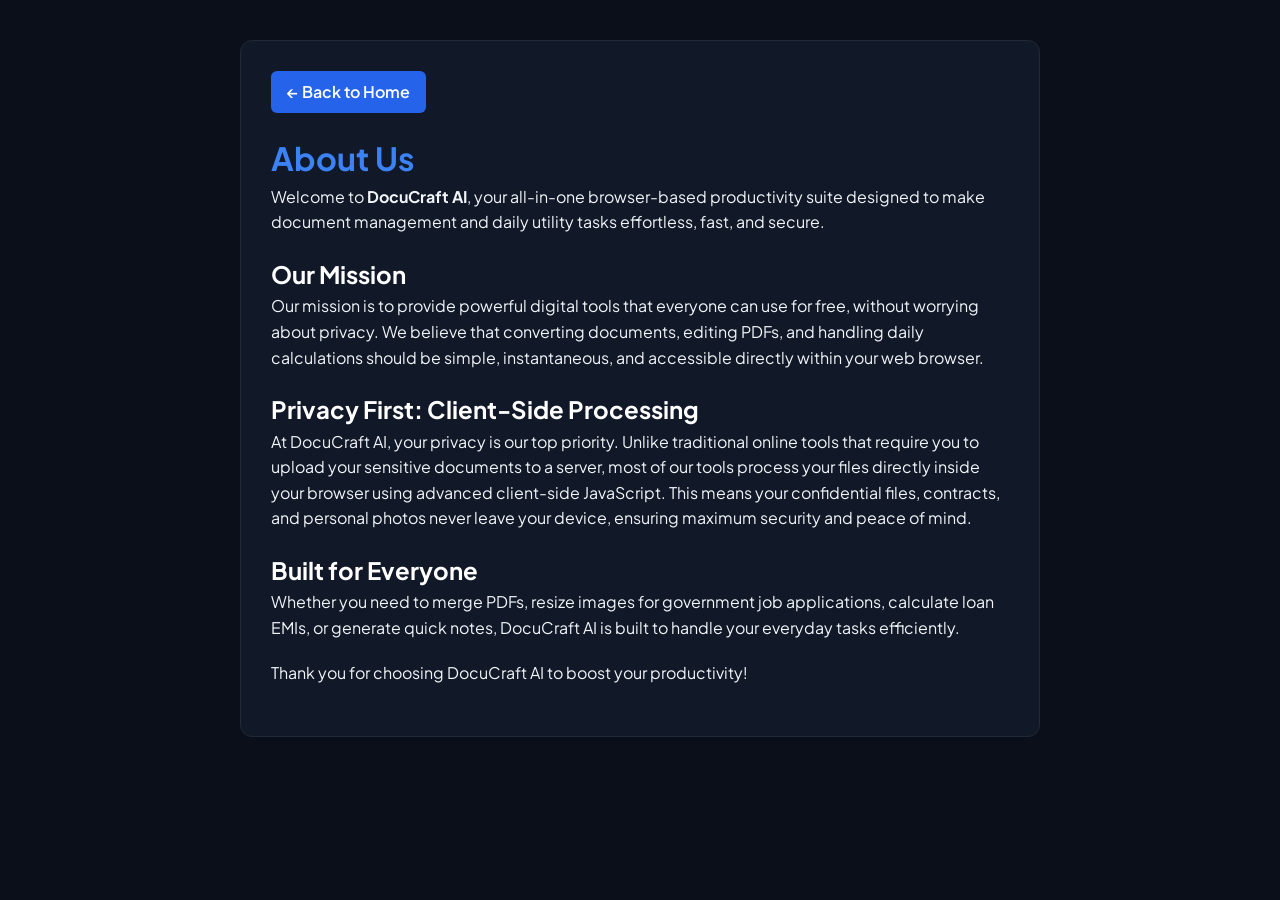
<file: about.html>
<!DOCTYPE html>
<html lang="en">
<head>
  <meta charset="UTF-8">
  <meta name="viewport" content="width=device-width, initial-scale=1.0">
  <title>About Us - DocuCraft AI</title>
  <link rel="stylesheet" href="style.css">
  <link href="https://fonts.googleapis.com/css2?family=Plus+Jakarta+Sans:wght@400;600;700&display=swap" rel="stylesheet">
  <style>
    body {
      background-color: #0b0f19;
      color: #f1f5f9;
      font-family: 'Plus Jakarta Sans', sans-serif;
      margin: 0;
      padding: 40px 20px;
    }
    .container {
      max-width: 800px;
      margin: 0 auto;
      background: #111827;
      padding: 30px;
      border-radius: 12px;
      border: 1px solid #1f2937;
      line-height: 1.6;
    }
    h1, h2 { color: #ffffff; }
    h1 { margin-top: 0; color: #3b82f6; }
    p { margin-bottom: 20px; }
    .back-btn {
      display: inline-block;
      margin-bottom: 20px;
      padding: 8px 16px;
      background: #2563eb;
      color: #fff;
      border-radius: 6px;
      text-decoration: none;
      font-weight: 600;
    }
  </style>
</head>
<body>
  <div class="container">
    <a href="/" class="back-btn">&larr; Back to Home</a>
    <h1>About Us</h1>
    <p>Welcome to <strong>DocuCraft AI</strong>, your all-in-one browser-based productivity suite designed to make document management and daily utility tasks effortless, fast, and secure.</p>
    
    <h2>Our Mission</h2>
    <p>Our mission is to provide powerful digital tools that everyone can use for free, without worrying about privacy. We believe that converting documents, editing PDFs, and handling daily calculations should be simple, instantaneous, and accessible directly within your web browser.</p>

    <h2>Privacy First: Client-Side Processing</h2>
    <p>At DocuCraft AI, your privacy is our top priority. Unlike traditional online tools that require you to upload your sensitive documents to a server, most of our tools process your files directly inside your browser using advanced client-side JavaScript. This means your confidential files, contracts, and personal photos never leave your device, ensuring maximum security and peace of mind.</p>

    <h2>Built for Everyone</h2>
    <p>Whether you need to merge PDFs, resize images for government job applications, calculate loan EMIs, or generate quick notes, DocuCraft AI is built to handle your everyday tasks efficiently.</p>

    <p>Thank you for choosing DocuCraft AI to boost your productivity!</p>
  </div>
</body>
</html>
</file>
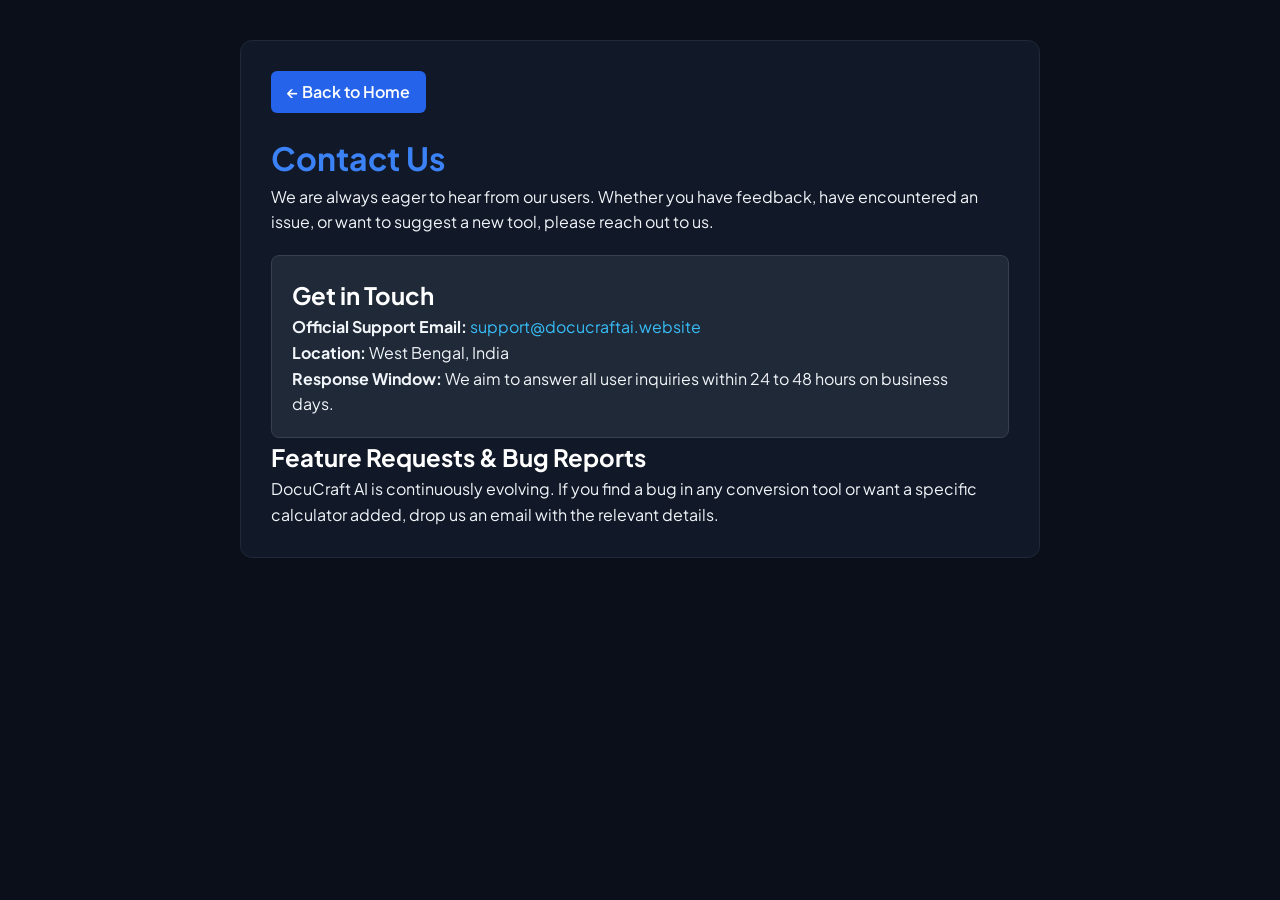
<file: contact.html>
<!DOCTYPE html>
<html lang="en">
<head>
  <meta charset="UTF-8">
  <meta name="viewport" content="width=device-width, initial-scale=1.0">
  <title>Contact Us - DocuCraft AI</title>
  <link rel="stylesheet" href="style.css">
  <link href="https://fonts.googleapis.com/css2?family=Plus+Jakarta+Sans:wght@400;600;700&display=swap" rel="stylesheet">
  <style>
    body {
      background-color: #0b0f19;
      color: #f1f5f9;
      font-family: 'Plus Jakarta Sans', sans-serif;
      margin: 0;
      padding: 40px 20px;
    }
    .container {
      max-width: 800px;
      margin: 0 auto;
      background: #111827;
      padding: 30px;
      border-radius: 12px;
      border: 1px solid #1f2937;
      line-height: 1.6;
    }
    h1, h2 { color: #ffffff; }
    h1 { margin-top: 0; color: #3b82f6; }
    a { color: #38bdf8; text-decoration: none; }
    a:hover { text-decoration: underline; }
    .back-btn {
      display: inline-block;
      margin-bottom: 20px;
      padding: 8px 16px;
      background: #2563eb;
      color: #fff;
      border-radius: 6px;
      font-weight: 600;
    }
    .info-card {
      background: #1f2937;
      padding: 20px;
      border-radius: 8px;
      margin-top: 20px;
      border: 1px solid #374151;
    }
  </style>
</head>
<body>
  <div class="container">
    <a href="/" class="back-btn">&larr; Back to Home</a>
    <h1>Contact Us</h1>
    <p>We are always eager to hear from our users. Whether you have feedback, have encountered an issue, or want to suggest a new tool, please reach out to us.</p>

    <div class="info-card">
      <h2>Get in Touch</h2>
      <p><strong>Official Support Email:</strong> <a href="mailto:support@docucraftai.website">support@docucraftai.website</a></p>
      <p><strong>Location:</strong> West Bengal, India</p>
      <p><strong>Response Window:</strong> We aim to answer all user inquiries within 24 to 48 hours on business days.</p>
    </div>

    <h2>Feature Requests & Bug Reports</h2>
    <p>DocuCraft AI is continuously evolving. If you find a bug in any conversion tool or want a specific calculator added, drop us an email with the relevant details.</p>
  </div>
</body>
</html>
</file>
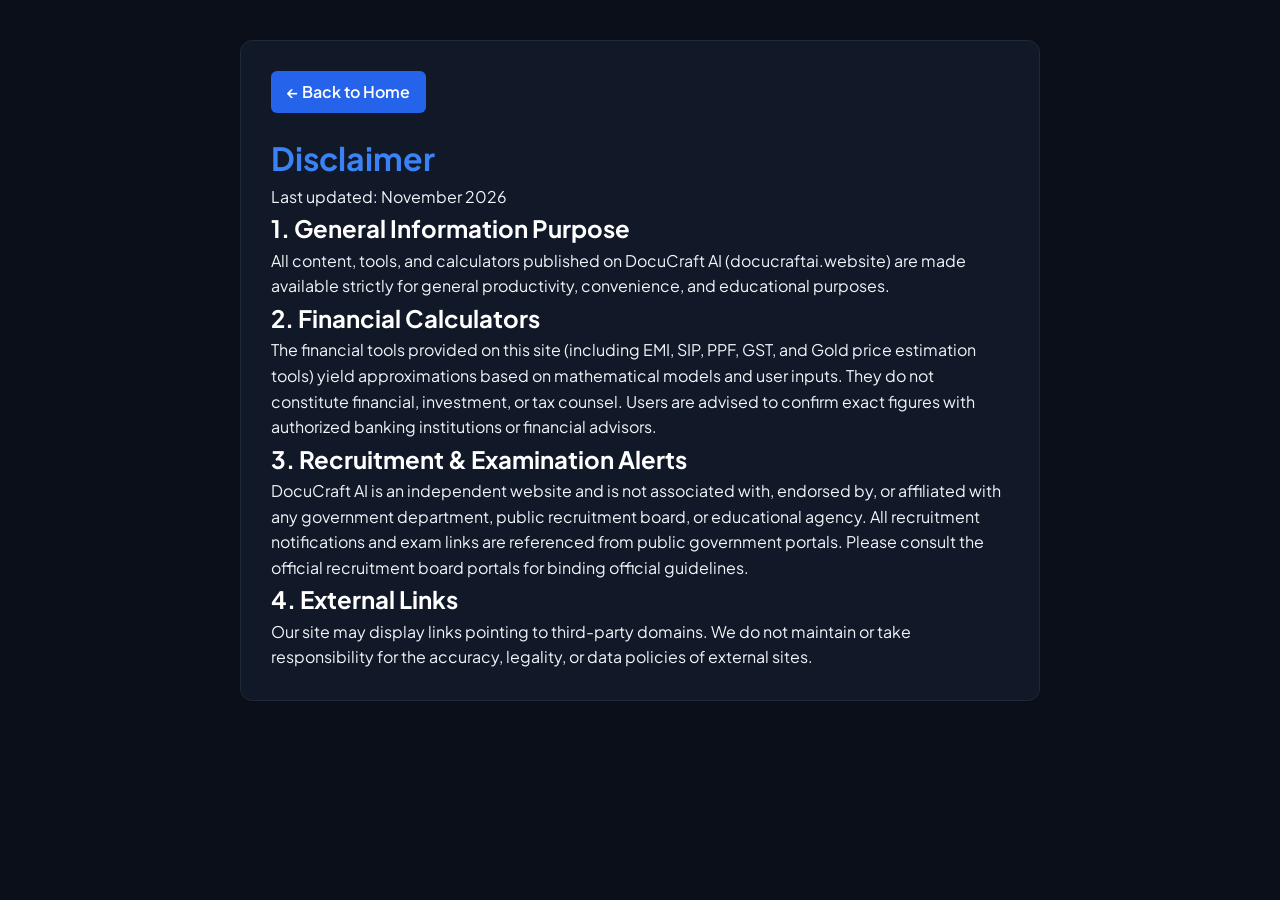
<file: disclaimer.html>
<!DOCTYPE html>
<html lang="en">
<head>
  <meta charset="UTF-8">
  <meta name="viewport" content="width=device-width, initial-scale=1.0">
  <title>Disclaimer - DocuCraft AI</title>
  <link rel="stylesheet" href="style.css">
  <link href="https://fonts.googleapis.com/css2?family=Plus+Jakarta+Sans:wght@400;600;700&display=swap" rel="stylesheet">
  <style>
    body {
      background-color: #0b0f19;
      color: #f1f5f9;
      font-family: 'Plus Jakarta Sans', sans-serif;
      margin: 0;
      padding: 40px 20px;
    }
    .container {
      max-width: 800px;
      margin: 0 auto;
      background: #111827;
      padding: 30px;
      border-radius: 12px;
      border: 1px solid #1f2937;
      line-height: 1.6;
    }
    h1, h2 { color: #ffffff; }
    h1 { margin-top: 0; color: #3b82f6; }
    a { color: #38bdf8; text-decoration: none; }
    a:hover { text-decoration: underline; }
    .back-btn {
      display: inline-block;
      margin-bottom: 20px;
      padding: 8px 16px;
      background: #2563eb;
      color: #fff;
      border-radius: 6px;
      font-weight: 600;
    }
  </style>
</head>
<body>
  <div class="container">
    <a href="/" class="back-btn">&larr; Back to Home</a>
    <h1>Disclaimer</h1>
    <p>Last updated: November 2026</p>

    <h2>1. General Information Purpose</h2>
    <p>All content, tools, and calculators published on DocuCraft AI (docucraftai.website) are made available strictly for general productivity, convenience, and educational purposes.</p>

    <h2>2. Financial Calculators</h2>
    <p>The financial tools provided on this site (including EMI, SIP, PPF, GST, and Gold price estimation tools) yield approximations based on mathematical models and user inputs. They do not constitute financial, investment, or tax counsel. Users are advised to confirm exact figures with authorized banking institutions or financial advisors.</p>

    <h2>3. Recruitment & Examination Alerts</h2>
    <p>DocuCraft AI is an independent website and is not associated with, endorsed by, or affiliated with any government department, public recruitment board, or educational agency. All recruitment notifications and exam links are referenced from public government portals. Please consult the official recruitment board portals for binding official guidelines.</p>

    <h2>4. External Links</h2>
    <p>Our site may display links pointing to third-party domains. We do not maintain or take responsibility for the accuracy, legality, or data policies of external sites.</p>
  </div>
</body>
</html>
</file>
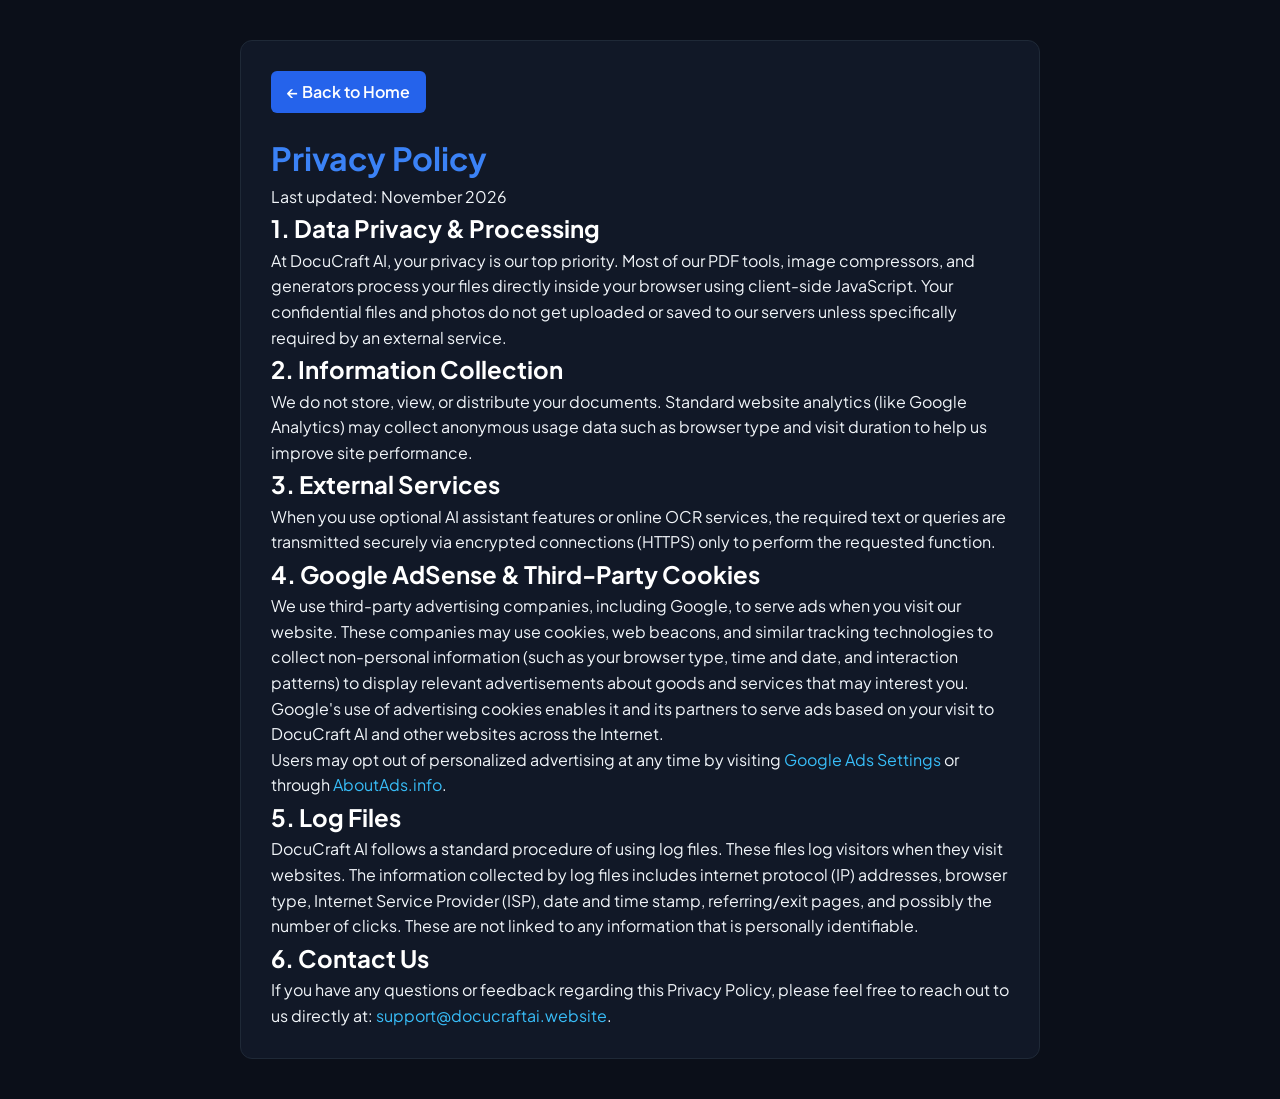
<file: privacy.html>
<!DOCTYPE html>
<html lang="en">
<head>
  <meta charset="UTF-8">
  <meta name="viewport" content="width=device-width, initial-scale=1.0">
  <title>Privacy Policy - DocuCraft AI</title>
  <link rel="stylesheet" href="style.css">
  <link href="https://fonts.googleapis.com/css2?family=Plus+Jakarta+Sans:wght@400;600;700&display=swap" rel="stylesheet">
  <style>
    body {
      background-color: #0b0f19;
      color: #f1f5f9;
      font-family: 'Plus Jakarta Sans', sans-serif;
      margin: 0;
      padding: 40px 20px;
    }
    .container {
      max-width: 800px;
      margin: 0 auto;
      background: #111827;
      padding: 30px;
      border-radius: 12px;
      border: 1px solid #1f2937;
      line-height: 1.6;
    }
    h1, h2 { color: #ffffff; }
    h1 { margin-top: 0; color: #3b82f6; }
    a { color: #38bdf8; text-decoration: none; }
    a:hover { text-decoration: underline; }
    .back-btn {
      display: inline-block;
      margin-bottom: 20px;
      padding: 8px 16px;
      background: #2563eb;
      color: #fff;
      border-radius: 6px;
      font-weight: 600;
    }
  </style>
</head>
<body>
  <div class="container">
    <a href="/" class="back-btn">&larr; Back to Home</a>
    <h1>Privacy Policy</h1>
    <p>Last updated: November 2026</p>
    
    <h2>1. Data Privacy & Processing</h2>
    <p>At DocuCraft AI, your privacy is our top priority. Most of our PDF tools, image compressors, and generators process your files directly inside your browser using client-side JavaScript. Your confidential files and photos do not get uploaded or saved to our servers unless specifically required by an external service.</p>

    <h2>2. Information Collection</h2>
    <p>We do not store, view, or distribute your documents. Standard website analytics (like Google Analytics) may collect anonymous usage data such as browser type and visit duration to help us improve site performance.</p>

    <h2>3. External Services</h2>
    <p>When you use optional AI assistant features or online OCR services, the required text or queries are transmitted securely via encrypted connections (HTTPS) only to perform the requested function.</p>

    <h2>4. Google AdSense & Third-Party Cookies</h2>
    <p>We use third-party advertising companies, including Google, to serve ads when you visit our website. These companies may use cookies, web beacons, and similar tracking technologies to collect non-personal information (such as your browser type, time and date, and interaction patterns) to display relevant advertisements about goods and services that may interest you.</p>
    <p>Google's use of advertising cookies enables it and its partners to serve ads based on your visit to DocuCraft AI and other websites across the Internet.</p>
    <p>Users may opt out of personalized advertising at any time by visiting <a href="https://adssettings.google.com" target="_blank" rel="noopener">Google Ads Settings</a> or through <a href="https://www.aboutads.info" target="_blank" rel="noopener">AboutAds.info</a>.</p>

    <h2>5. Log Files</h2>
    <p>DocuCraft AI follows a standard procedure of using log files. These files log visitors when they visit websites. The information collected by log files includes internet protocol (IP) addresses, browser type, Internet Service Provider (ISP), date and time stamp, referring/exit pages, and possibly the number of clicks. These are not linked to any information that is personally identifiable.</p>

    <h2>6. Contact Us</h2>
    <p>If you have any questions or feedback regarding this Privacy Policy, please feel free to reach out to us directly at: <a href="mailto:support@docucraftai.website">support@docucraftai.website</a>.</p>
  </div>
</body>
</html>
</file>
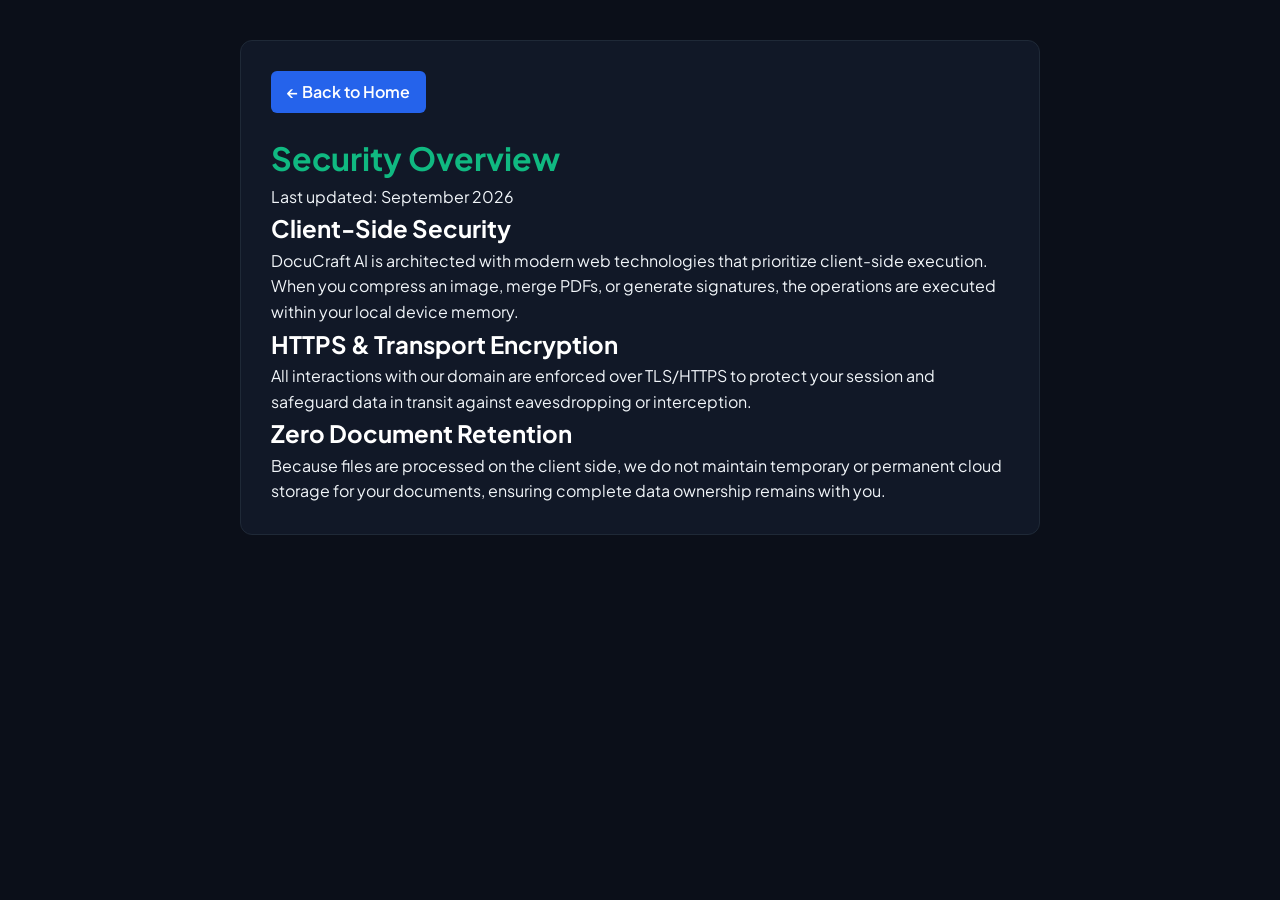
<file: security.html>
<!DOCTYPE html>
<html lang="en">
<head>
  <meta charset="UTF-8">
  <meta name="viewport" content="width=device-width, initial-scale=1.0">
  <title>Security Overview - DocuCraft AI</title>
  <link rel="stylesheet" href="style.css">
  <link href="https://fonts.googleapis.com/css2?family=Plus+Jakarta+Sans:wght@400;600;700&display=swap" rel="stylesheet">
  <style>
    body {
      background-color: #0b0f19;
      color: #f1f5f9;
      font-family: 'Plus Jakarta Sans', sans-serif;
      margin: 0;
      padding: 40px 20px;
    }
    .container {
      max-width: 800px;
      margin: 0 auto;
      background: #111827;
      padding: 30px;
      border-radius: 12px;
      border: 1px solid #1f2937;
      line-height: 1.6;
    }
    h1, h2 { color: #ffffff; }
    h1 { margin-top: 0; color: #10b981; }
    a { color: #38bdf8; text-decoration: none; }
    a:hover { text-decoration: underline; }
    .back-btn {
      display: inline-block;
      margin-bottom: 20px;
      padding: 8px 16px;
      background: #2563eb;
      color: #fff;
      border-radius: 6px;
      font-weight: 600;
    }
  </style>
</head>
<body>
  <div class="container">
    <a href="/" class="back-btn">&larr; Back to Home</a>
    <h1>Security Overview</h1>
    <p>Last updated: September 2026</p>

    <h2>Client-Side Security</h2>
    <p>DocuCraft AI is architected with modern web technologies that prioritize client-side execution. When you compress an image, merge PDFs, or generate signatures, the operations are executed within your local device memory.</p>

    <h2>HTTPS & Transport Encryption</h2>
    <p>All interactions with our domain are enforced over TLS/HTTPS to protect your session and safeguard data in transit against eavesdropping or interception.</p>

    <h2>Zero Document Retention</h2>
    <p>Because files are processed on the client side, we do not maintain temporary or permanent cloud storage for your documents, ensuring complete data ownership remains with you.</p>
  </div>
</body>
</html>
</file>
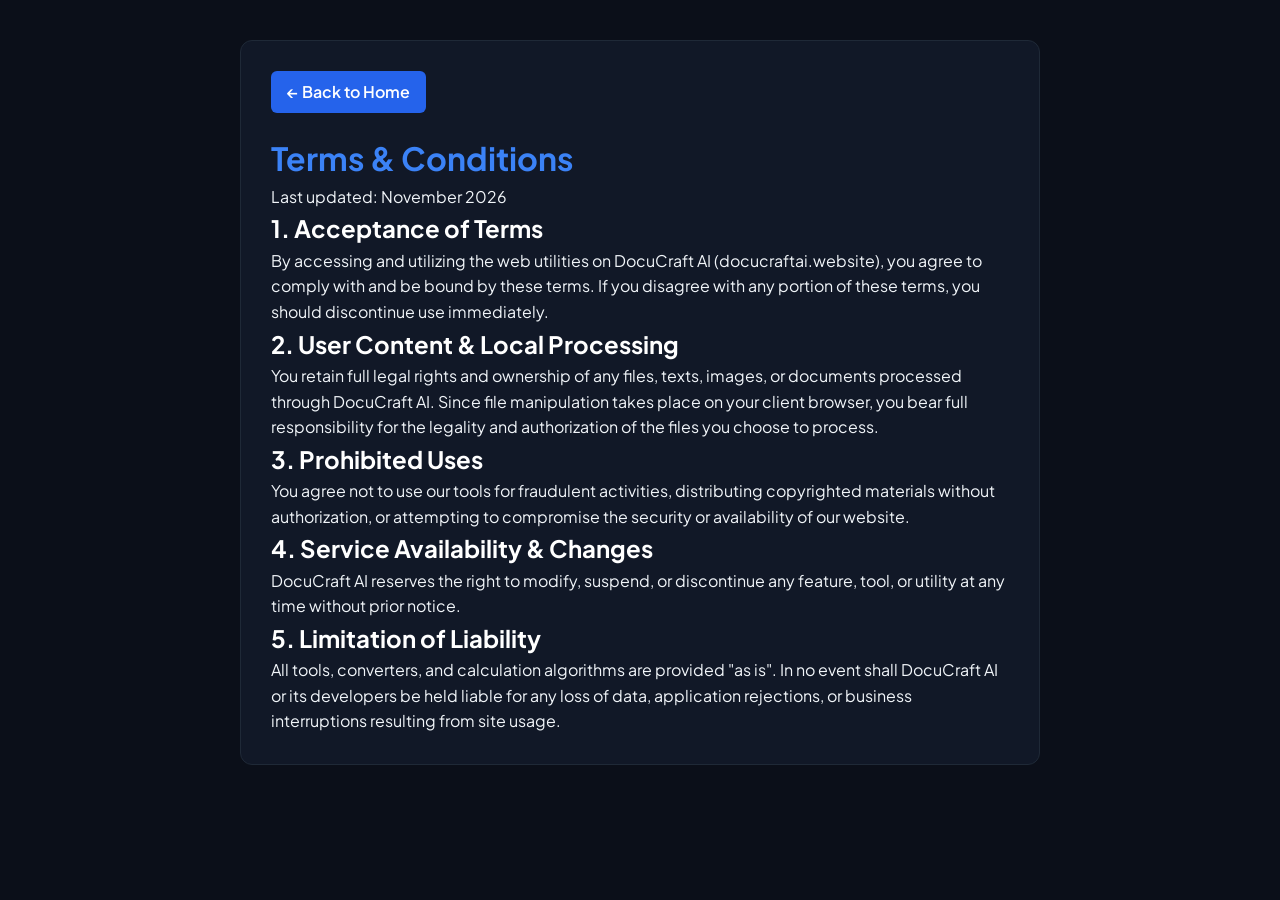
<file: terms.html>
<!DOCTYPE html>
<html lang="en">
<head>
  <meta charset="UTF-8">
  <meta name="viewport" content="width=device-width, initial-scale=1.0">
  <title>Terms & Conditions - DocuCraft AI</title>
  <link rel="stylesheet" href="style.css">
  <link href="https://fonts.googleapis.com/css2?family=Plus+Jakarta+Sans:wght@400;600;700&display=swap" rel="stylesheet">
  <style>
    body {
      background-color: #0b0f19;
      color: #f1f5f9;
      font-family: 'Plus Jakarta Sans', sans-serif;
      margin: 0;
      padding: 40px 20px;
    }
    .container {
      max-width: 800px;
      margin: 0 auto;
      background: #111827;
      padding: 30px;
      border-radius: 12px;
      border: 1px solid #1f2937;
      line-height: 1.6;
    }
    h1, h2 { color: #ffffff; }
    h1 { margin-top: 0; color: #3b82f6; }
    a { color: #38bdf8; text-decoration: none; }
    a:hover { text-decoration: underline; }
    .back-btn {
      display: inline-block;
      margin-bottom: 20px;
      padding: 8px 16px;
      background: #2563eb;
      color: #fff;
      border-radius: 6px;
      font-weight: 600;
    }
  </style>
</head>
<body>
  <div class="container">
    <a href="/" class="back-btn">&larr; Back to Home</a>
    <h1>Terms & Conditions</h1>
    <p>Last updated: November 2026</p>

    <h2>1. Acceptance of Terms</h2>
    <p>By accessing and utilizing the web utilities on DocuCraft AI (docucraftai.website), you agree to comply with and be bound by these terms. If you disagree with any portion of these terms, you should discontinue use immediately.</p>

    <h2>2. User Content & Local Processing</h2>
    <p>You retain full legal rights and ownership of any files, texts, images, or documents processed through DocuCraft AI. Since file manipulation takes place on your client browser, you bear full responsibility for the legality and authorization of the files you choose to process.</p>

    <h2>3. Prohibited Uses</h2>
    <p>You agree not to use our tools for fraudulent activities, distributing copyrighted materials without authorization, or attempting to compromise the security or availability of our website.</p>

    <h2>4. Service Availability & Changes</h2>
    <p>DocuCraft AI reserves the right to modify, suspend, or discontinue any feature, tool, or utility at any time without prior notice.</p>

    <h2>5. Limitation of Liability</h2>
    <p>All tools, converters, and calculation algorithms are provided "as is". In no event shall DocuCraft AI or its developers be held liable for any loss of data, application rejections, or business interruptions resulting from site usage.</p>
  </div>
</body>
</html>
</file>
<file: style.css>
:root {
  --primary: #e5322d;
  --primary-hover: #cb201c;
  --slate-dark: #0f172a;
  --slate-muted: #94a3b8;
  --slate-light: #1e293b;
  --bg-surface: #1e293b;
  --border-subtle: rgba(255, 255, 255, 0.08);
  --shadow-sm: 0 2px 8px rgba(0, 0, 0, 0.2);
  --shadow-md: 0 8px 20px -4px rgba(0, 0, 0, 0.4);
  --shadow-lg: 0 15px 30px -5px rgba(229, 50, 45, 0.3);
}

/* Fixed: Replaced hyphen (-) with asterisk (*) for the universal selector */
* {
  box-sizing: border-box;
  margin: 0;
  padding: 0;
  font-family: 'Plus Jakarta Sans', sans-serif;
  -webkit-tap-highlight-color: transparent;
}

body {
  margin: 0; /* Fixed: Added margin 0 to override browser defaults */
  background: #0f172a;
  color: #f1f5f9;
  min-height: 100vh;
  display: flex;
  flex-direction: column;
  overflow-x: hidden;
  width: 100%;
  -webkit-overflow-scrolling: touch;
}

body.modal-open {
  overflow: hidden !important;
  position: fixed !important;
  width: 100% !important;
  height: 100% !important;
}

header {
  background: #0f172a;
  border-bottom: 1px solid rgba(255, 255, 255, 0.1);
  position: sticky;
  top: 0;
  z-index: 1000;
  width: 100%;
  box-shadow: 0 4px 15px rgba(0, 0, 0, 0.3);
}

.nav-container {
  width: 100%;
  max-width: 1320px;
  margin: 0 auto;
  padding: 0 16px;
  height: 64px;
  display: flex;
  align-items: center;
  justify-content: space-between;
}

/* To make the logo text white and clear */
.brand-logo-svg text[fill="#0F172A"] {
  fill: #ffffff !important;
}

.brand-logo {
  display: flex;
  align-items: center;
  gap: 8px;
  font-size: 19px;
  font-weight: 800;
  text-decoration: none;
  color: #ffffff;
  letter-spacing: -0.5px;
}

.brand-logo span {
  color: var(--primary);
}

.brand-logo .ai-tag {
  background: linear-gradient(135deg, #2563eb, #7c3aed);
  color: #ffffff;
  font-size: 10px;
  padding: 2px 8px;
  border-radius: 6px;
  font-weight: 800;
  box-shadow: 0 2px 6px rgba(37, 99, 235, 0.3);
}

.nav-actions {
  display: flex;
  align-items: center;
  gap: 8px;
}

.auth-icon-btn {
  background: #1e293b;
  color: #ffffff;
  border: 1px solid rgba(255, 255, 255, 0.2);
  width: 38px;
  height: 38px;
  border-radius: 50%;
  cursor: pointer;
  display: flex;
  align-items: center;
  justify-content: center;
  font-size: 14px;
  box-shadow: var(--shadow-sm);
  transition: all 0.2s ease;
}

.auth-icon-btn:hover {
  transform: scale(1.08);
  border-color: var(--primary);
}

.hero {
  text-align: center;
  padding: 32px 16px 16px;
  max-width: 800px;
  margin: 0 auto;
  width: 100%;
}

.hero h1 {
  font-size: clamp(24px, 6vw, 42px);
  font-weight: 800;
  letter-spacing: -0.5px;
  margin-bottom: 12px;
  line-height: 1.25;
  color: #ffffff;
  word-break: break-word;
}

.hero h1 span {
  color: var(--primary);
  background: linear-gradient(135deg, #e5322d, #f43f5e);
  -webkit-background-clip: text;
  -webkit-text-fill-color: transparent;
}

.hero p {
  font-size: clamp(13px, 3.5vw, 16px);
  color: #94a3b8;
  line-height: 1.5;
  font-weight: 600;
  padding: 0 8px;
}

/* Popular tools section style */
.popular-section {
  width: 100%;
  max-width: 1320px;
  margin: 0 auto;
  padding: 12px 16px 24px;
}

.section-title {
  font-size: 17px;
  font-weight: 750;
  color: #ffffff;
  margin-bottom: 12px;
  display: flex;
  align-items: center;
  gap: 8px;
}

.popular-grid {
  display: grid;
  grid-template-columns: repeat(auto-fit, minmax(200px, 1fr));
  gap: 12px;
}

.popular-card {
  background: linear-gradient(135deg, #1e293b, #273548);
  border: 1px solid rgba(229, 50, 45, 0.3);
  border-radius: 16px;
  padding: 16px;
  cursor: pointer;
  display: flex;
  align-items: center;
  gap: 12px;
  transition: all 0.25s ease;
  box-shadow: 0 4px 12px rgba(0,0,0,0.2);
}

.popular-card:hover {
  transform: translateY(-3px);
  border-color: var(--primary);
  background: #273548;
  box-shadow: 0 8px 20px rgba(229, 50, 45, 0.3);
}

.popular-icon {
  width: 40px;
  height: 40px;
  border-radius: 10px;
  background: rgba(229, 50, 45, 0.15);
  color: var(--primary);
  display: flex;
  align-items: center;
  justify-content: center;
  font-size: 18px;
}

.popular-info h4 {
  font-size: 14px;
  font-weight: 750;
  color: #ffffff;
  margin-bottom: 2px;
}

.popular-info span {
  font-size: 11.5px;
  color: #94a3b8;
}

.filter-wrapper {
  width: 100%;
  padding: 16px 0;
  display: flex;
  overflow-x: auto;
  scrollbar-width: none;
  -webkit-overflow-scrolling: touch;
}

.filter-wrapper::-webkit-scrollbar { display: none; }

.filter-tabs {
  display: flex;
  gap: 8px;
  padding: 6px 16px;
  margin: 0 auto;
  white-space: nowrap;
  width: max-content;
}

.filter-btn {
  background: #1e293b;
  border: 1px solid rgba(255, 255, 255, 0.1);
  padding: 9px 18px;
  border-radius: 9999px;
  font-size: 13px;
  font-weight: 650;
  color: #94a3b8;
  cursor: pointer;
  box-shadow: 0 2px 6px rgba(0, 0, 0, 0.2);
  transition: all 0.25s ease;
}

.filter-btn.active, .filter-btn:hover {
  background: var(--primary);
  color: #ffffff;
  border-color: var(--primary);
  box-shadow: 0 4px 15px rgba(229, 50, 45, 0.4);
  transform: translateY(-2px);
}

.main-grid-container {
  width: 100%;
  max-width: 1320px;
  margin: 0 auto;
  padding: 8px 16px 48px;
  flex-grow: 1;
}

.tools-grid {
  display: grid;
  grid-template-columns: 1fr;
  gap: 16px;
}

.tool-card {
  background: #1e293b;
  border: 1px solid rgba(255, 255, 255, 0.08);
  border-radius: 20px;
  padding: 22px;
  cursor: pointer;
  display: flex;
  flex-direction: column;
  box-shadow: 0 4px 15px rgba(0, 0, 0, 0.2);
  transition: transform 0.2s ease, box-shadow 0.2s ease;
}

.tool-card:hover {
  transform: translateY(-4px);
  background: #273548;
  box-shadow: 0 10px 25px -5px rgba(229, 50, 45, 0.3);
  border-color: rgba(229, 50, 45, 0.4);
}

.tool-card:active {
  transform: scale(0.98);
}

.tool-icon {
  width: 50px;
  height: 50px;
  border-radius: 14px;
  display: flex;
  align-items: center;
  justify-content: center;
  font-size: 22px;
  margin-bottom: 14px;
  box-shadow: 0 4px 10px rgba(0, 0, 0, 0.2);
}

.tool-card h3 {
  font-size: 16.5px;
  font-weight: 750;
  margin-bottom: 6px;
  color: #ffffff;
}

.tool-card p {
  font-size: 13px;
  color: #94a3b8;
  line-height: 1.5;
  flex-grow: 1;
  margin-bottom: 16px;
  font-weight: 500;
}

.tool-meta {
  font-size: 12.5px;
  font-weight: 750;
  color: #f43f5e;
  display: inline-flex;
  align-items: center;
  gap: 6px;
  transition: gap 0.2s ease;
}

.tool-card:hover .tool-meta {
  gap: 10px;
}

/* Heavy background blur and dark overlay fix (to prevent the popup from closing when clicking or scrolling on empty space) */
.workspace-overlay {
  position: fixed !important;
  inset: 0 !important;
  background: rgba(15, 23, 42, 0.95);
  backdrop-filter: blur(12px);
  -webkit-backdrop-filter: blur(12px);
  z-index: 99999 !important;
  display: none;
  align-items: flex-end;
  justify-content: center;
  padding: 0;
  overflow-y: auto;
  pointer-events: auto !important;
}

.workspace-box {
  background: #1e293b;
  color: #f1f5f9;
  width: 100%;
  max-width: 580px;
  border-radius: 26px 26px 0 0;
  padding: 24px 20px 40px;
  box-shadow: 0 -10px 40px rgba(0, 0, 0, 0.5);
  max-height: 90vh;
  max-height: 90dvh;
  overflow-y: auto;
  -webkit-overflow-scrolling: touch;
  pointer-events: auto !important;
}

.workspace-header {
  display: flex;
  justify-content: space-between;
  align-items: center;
  border-bottom: 1px solid rgba(255, 255, 255, 0.1);
  padding-bottom: 14px;
  margin-bottom: 18px;
}

.workspace-header h3 {
  font-size: 18px;
  font-weight: 750;
  color: #ffffff;
}

.close-btn {
  background: #334155;
  border: none;
  width: 34px;
  height: 34px;
  border-radius: 50%;
  cursor: pointer;
  font-weight: 750;
  color: #94a3b8;
  display: flex;
  align-items: center;
  justify-content: center;
  transition: all 0.2s;
}

.close-btn:hover {
  background: #fee2e2;
  color: var(--primary);
}

/* Drag and drop green checkmark animation and style */
.dropzone {
  border: 2px dashed rgba(255, 255, 255, 0.2);
  border-radius: 16px;
  padding: 30px 16px;
  text-align: center;
  background: #0f172a;
  cursor: pointer;
  margin-bottom: 16px;
  transition: all 0.3s ease;
}

.dropzone.dragover {
  border-color: #10b981;
  background: rgba(16, 185, 129, 0.08);
  transform: scale(1.02);
}

.dropzone-success {
  border-color: #10b981 !important;
  background: rgba(16, 185, 129, 0.12) !important;
  animation: pulseSuccess 0.4s ease;
}

@keyframes pulseSuccess {
  0% { transform: scale(1); }
  50% { transform: scale(1.03); }
  100% { transform: scale(1); }
}

.processing-progress {
  display: none;
  margin: 12px 0 4px;
}
.progress-track {
  width: 100%;
  height: 6px;
  background: #334155;
  border-radius: 999px;
  overflow: hidden;
}
.progress-fill {
  width: 0%;
  height: 100%;
  background: linear-gradient(90deg, var(--primary), #f43f5e);
  border-radius: inherit;
  transition: width 0.3s ease;
}
.progress-label {
  display: flex;
  justify-content: space-between;
  font-size: 11.5px;
  font-weight: 650;
  color: #94a3b8;
  margin-bottom: 4px;
}

.form-group { margin-bottom: 16px; }
.form-group label {
  display: block;
  font-size: 13px;
  font-weight: 700;
  margin-bottom: 6px;
  color: #cbd5e1;
}
.form-control {
  width: 100%;
  padding: 11px 14px;
  border: 1px solid rgba(255, 255, 255, 0.2);
  border-radius: 10px;
  font-size: 14px;
  outline: none;
  background: #0f172a;
  color: #ffffff;
  transition: all 0.2s;
}
.form-control:focus {
  border-color: var(--primary);
  box-shadow: 0 0 0 3px rgba(229, 50, 45, 0.2);
}

.btn-main {
  background: linear-gradient(135deg, var(--primary), #f43f5e);
  color: #ffffff;
  border: none;
  padding: 15px;
  border-radius: 14px;
  font-weight: 750;
  font-size: 14.5px;
  cursor: pointer;
  width: 100%;
  display: block;
  box-shadow: 0 4px 15px rgba(229, 50, 45, 0.4);
  transition: all 0.2s ease;
}

.btn-main:hover {
  transform: translateY(-2px);
  box-shadow: 0 8px 25px rgba(244, 63, 94, 0.5);
}

.btn-main:active {
  transform: scale(0.98);
}

#smartAiChatModal {
  position: fixed !important;
  inset: 0;
  background: rgba(15, 23, 42, 0.85);
  backdrop-filter: blur(12px);
  -webkit-backdrop-filter: blur(12px);
  z-index: 99999 !important;
  display: none;
  align-items: flex-end;
  justify-content: center;
}

.ai-chat-card {
  background: #1e293b;
  width: 100%;
  max-width: 540px;
  height: 80vh;
  height: 80dvh;
  max-height: 600px;
  border-radius: 24px 24px 0 0;
  display: flex;
  flex-direction: column;
  box-shadow: 0 -10px 40px rgba(0, 0, 0, 0.5);
  overflow: hidden;
}

.ai-chat-header {
  background: #0f172a;
  color: #ffffff;
  padding: 14px 18px;
  display: flex;
  justify-content: space-between;
  align-items: center;
  border-bottom: 1px solid rgba(255,255,255,0.1);
}

.ai-chat-header h3 {
  font-size: 15.5px;
  font-weight: 750;
  display: flex;
  align-items: center;
  gap: 8px;
}

.lang-select-box, .voice-toggle-btn {
  background: #334155;
  border: 1px solid rgba(255,255,255,0.2);
  color: #60a5fa;
  padding: 5px 10px;
  border-radius: 8px;
  font-size: 11.5px;
  cursor: pointer;
}

.ai-chat-messages {
  flex: 1;
  overflow-y: auto;
  padding: 16px;
  background: #0f172a;
  display: flex;
  flex-direction: column;
  gap: 12px;
}

.msg {
  max-width: 88%;
  padding: 11px 14px;
  border-radius: 14px;
  font-size: 13.5px;
  line-height: 1.5;
}

.msg.bot {
  background: #1e293b;
  color: #f1f5f9;
  align-self: flex-start;
  border: 1px solid rgba(255,255,255,0.1);
  border-top-left-radius: 4px;
}

.msg.user {
  background: linear-gradient(135deg, var(--primary), #f43f5e);
  color: #ffffff;
  align-self: flex-end;
  border-top-right-radius: 4px;
}

.ai-quick-tags {
  display: flex;
  gap: 8px;
  overflow-x: auto;
  padding: 10px 14px;
  background: #1e293b;
  border-top: 1px solid rgba(255,255,255,0.1);
  scrollbar-width: none;
}
.ai-quick-tags::-webkit-scrollbar { display: none; }

.tag-btn {
  background: #334155;
  border: 1px solid rgba(255,255,255,0.1);
  padding: 6px 12px;
  border-radius: 999px;
  font-size: 12px;
  font-weight: 650;
  color: #cbd5e1;
  white-space: nowrap;
  cursor: pointer;
  transition: all 0.2s;
}
.tag-btn:hover { background: #475569; }

.ai-chat-input-bar {
  padding: 12px 16px;
  background: #1e293b;
  border-top: 1px solid rgba(255,255,255,0.1);
  display: flex;
  gap: 10px;
}

.ai-chat-input-bar input {
  flex: 1;
  border: 1px solid rgba(255,255,255,0.2);
  border-radius: 999px;
  padding: 10px 16px;
  font-size: 14px;
  outline: none;
  background: #0f172a;
  color: #ffffff;
}

.ai-chat-input-bar input:focus {
  border-color: var(--primary);
  background: #1e293b;
}

.ai-chat-input-bar button {
  background: linear-gradient(135deg, var(--primary), #f43f5e);
  color: #ffffff;
  border: none;
  width: 42px;
  height: 42px;
  border-radius: 50%;
  cursor: pointer;
  display: flex;
  align-items: center;
  justify-content: center;
  font-size: 14px;
  box-shadow: 0 3px 10px rgba(244, 63, 94, 0.4);
}

footer {
  background: #0f172a;
  color: #94a3b8;
  padding: 40px 16px 24px;
  margin-top: auto;
  width: 100%;
  border-top: 1px solid rgba(255, 255, 255, 0.1);
}

.footer-container {
  max-width: 1320px;
  margin: 0 auto;
  display: grid;
  grid-template-columns: 1fr 1fr;
  gap: 24px;
  margin-bottom: 32px;
}

.footer-col h4 {
  color: #ffffff;
  font-size: 14.5px;
  font-weight: 750;
  margin-bottom: 14px;
}

.footer-col ul { list-style: none; }
.footer-col ul li { margin-bottom: 10px; }
.footer-col ul li a {
  color: #94a3b8;
  text-decoration: none;
  font-size: 13px;
  transition: color 0.2s;
}
.footer-col ul li a:hover { color: #ffffff; }

.footer-bottom {
  border-top: 1px solid rgba(255, 255, 255, 0.1);
  padding-top: 18px;
  text-align: center;
  font-size: 12.5px;
  color: #94a3b8;
}

.trust-badges {
  display: flex;
  flex-wrap: wrap;
  justify-content: center;
  gap: 20px;
  margin-top: 14px;
  font-size: 12.5px;
}
.trust-badges i { color: #10b981; margin-right: 6px; }

@media (min-width: 640px) {
  .workspace-overlay { align-items: center; padding: 20px; }
  .workspace-box { border-radius: 24px; padding: 28px; }
  #smartAiChatModal { align-items: center; }
  .ai-chat-card { border-radius: 24px; }
}

@media (min-width: 768px) {
  .tools-grid { grid-template-columns: repeat(2, 1fr); gap: 18px; }
  .footer-container { grid-template-columns: repeat(4, 1fr); }
  .nav-container { padding: 0 24px; }
}

@media (min-width: 1024px) {
  .hero { padding: 64px 16px 32px; }
  .tools-grid { grid-template-columns: repeat(auto-fill, minmax(280px, 1fr)); gap: 22px; }
  .nav-container { height: 72px; }
}
/* Filter Chips Styling */
.filter-chips-container {
  display: flex;
  gap: 10px;
  overflow-x: auto;
  padding: 12px 4px;
  scroll-behavior: smooth;
  -webkit-overflow-scrolling: touch;
}
.filter-chips-container::-webkit-scrollbar {
  display: none;
}
.chip {
  background: rgba(255, 255, 255, 0.08);
  border: 1px solid rgba(255, 255, 255, 0.15);
  color: #e0e0e0;
  padding: 8px 16px;
  border-radius: 50px;
  font-size: 13px;
  font-weight: 500;
  white-space: nowrap;
  cursor: pointer;
  transition: all 0.25s ease;
}
.chip:hover, .chip.active {
  background: #007bff;
  color: #fff;
  border-color: #007bff;
  box-shadow: 0 4px 12px rgba(0, 123, 255, 0.35);
}

/* Card Hierarchy & Micro-interactions */
.tool-card, .popular-card {
  position: relative;
  border-radius: 16px;
  padding: 20px;
  transition: transform 0.2s cubic-bezier(0.2, 0, 0, 1), box-shadow 0.2s ease;
  user-select: none;
}
/* Mobile Touch & Click Micro-interaction */
.tool-card:active, .popular-card:active {
  transform: scale(0.97);
}
.tool-card:hover {
  transform: translateY(-4px);
  box-shadow: 0 10px 24px rgba(0, 0, 0, 0.15);
}

/* Premium Icon Box */
.tool-card .icon-box, .tool-icon-wrapper {
  width: 48px;
  height: 48px;
  border-radius: 12px;
  display: flex;
  align-items: center;
  justify-content: center;
  background: rgba(0, 123, 255, 0.1);
  color: #007bff;
  font-size: 22px;
  margin-bottom: 12px;
}

/* Badge Placement */
.tool-card .badge, .popular-badge {
  position: absolute;
  top: 14px;
  right: 14px;
  font-size: 11px;
  font-weight: 600;
  padding: 3px 8px;
  border-radius: 20px;
  background: linear-gradient(135deg, #ff416c, #ff4b2b);
  color: #fff;
  box-shadow: 0 2px 6px rgba(255, 65, 108, 0.3);
}

/* Recently Used Section */
.recent-tools-section {
  margin: 20px 0 30px;
  padding: 16px;
  background: rgba(255, 255, 255, 0.03);
  border-radius: 16px;
  border: 1px solid rgba(255, 255, 255, 0.08);
}
.recent-tools-section .section-header {
  display: flex;
  justify-content: space-between;
  align-items: center;
  margin-bottom: 14px;
}
.recent-tools-section h3 {
  margin: 0;
  font-size: 16px;
  color: #fff;
}
.clear-recent-btn {
  background: transparent;
  border: none;
  color: #888;
  font-size: 12px;
  cursor: pointer;
}
.clear-recent-btn:hover {
  color: #ff4b2b;
}
.recent-tools-grid {
  display: grid;
  grid-template-columns: repeat(auto-fill, minmax(180px, 1fr));
  gap: 12px;
}
/* ==========================================
   1. Search Bar & Chips Size Fix
   ========================================== */
.search-wrapper {
    width: 90%;
    max-width: 650px;
    margin: 20px auto 10px auto;
    display: flex;
    flex-direction: column;
    align-items: center;
}

.search-box-inner {
    width: 100%;
    box-sizing: border-box;
    display: flex;
    align-items: center;
    position: relative;
}

.search-input {
    width: 100%;
    box-sizing: border-box;
    padding-right: 45px; /* Leaves room for the microphone icon */
    text-overflow: ellipsis;
    white-space: nowrap;
    overflow: hidden;
}

.filter-chips-container {
    width: 100%;
    display: flex;
    flex-wrap: wrap;
    justify-content: center;
    gap: 8px;
    margin-top: 15px;
}

.filter-chips-container .chip {
    white-space: nowrap;
    font-size: 13px;
    padding: 6px 14px;
    border-radius: 50px;
    cursor: pointer;
}

/* ==========================================
   2. Card Click & Shrink Fix
   ========================================== */
/* Disables the shrinking/stuck effect when tapping a card */
.tool-card:active,
.popular-card:active,
.grid-item:active {
    transform: none !important;
}

/* Ensures the entire card acts as a clickable link */
.tool-card a,
.popular-card a,
.grid-item a {
    display: block;
    width: 100%;
    height: 100%;
    text-decoration: none;
    color: inherit;
    cursor: pointer;
}
/* Header Layout Shift Fix */
.header-container { 
    min-height: 60px; 
    display: flex;
    align-items: center;
}

.top-action-btn { 
    min-width: 110px; 
    height: 36px;
    flex-shrink: 0;
  }
.header-buttons-container {
    display: flex;
    justify-content: flex-end; /* or space-between */
    align-items: center;
    gap: 10px; /* to keep a specific gap between the buttons */
}
</file>
